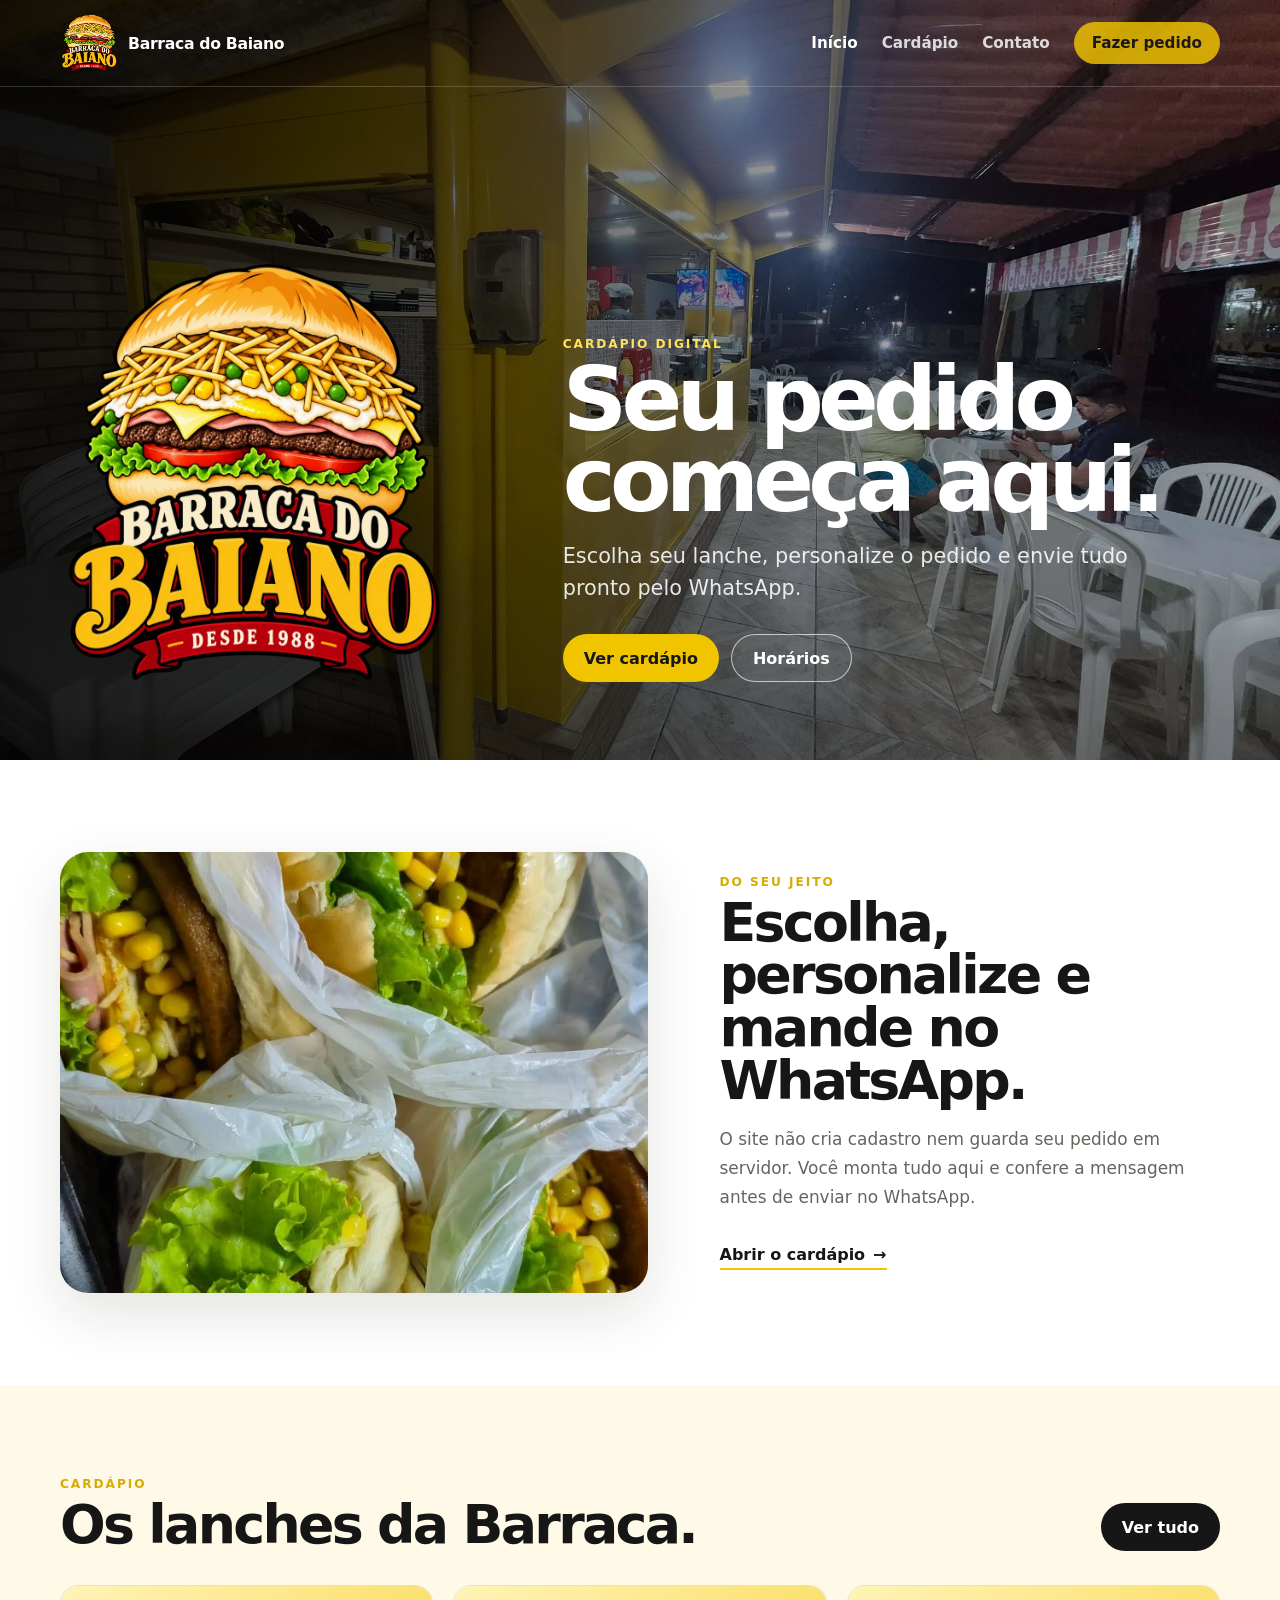
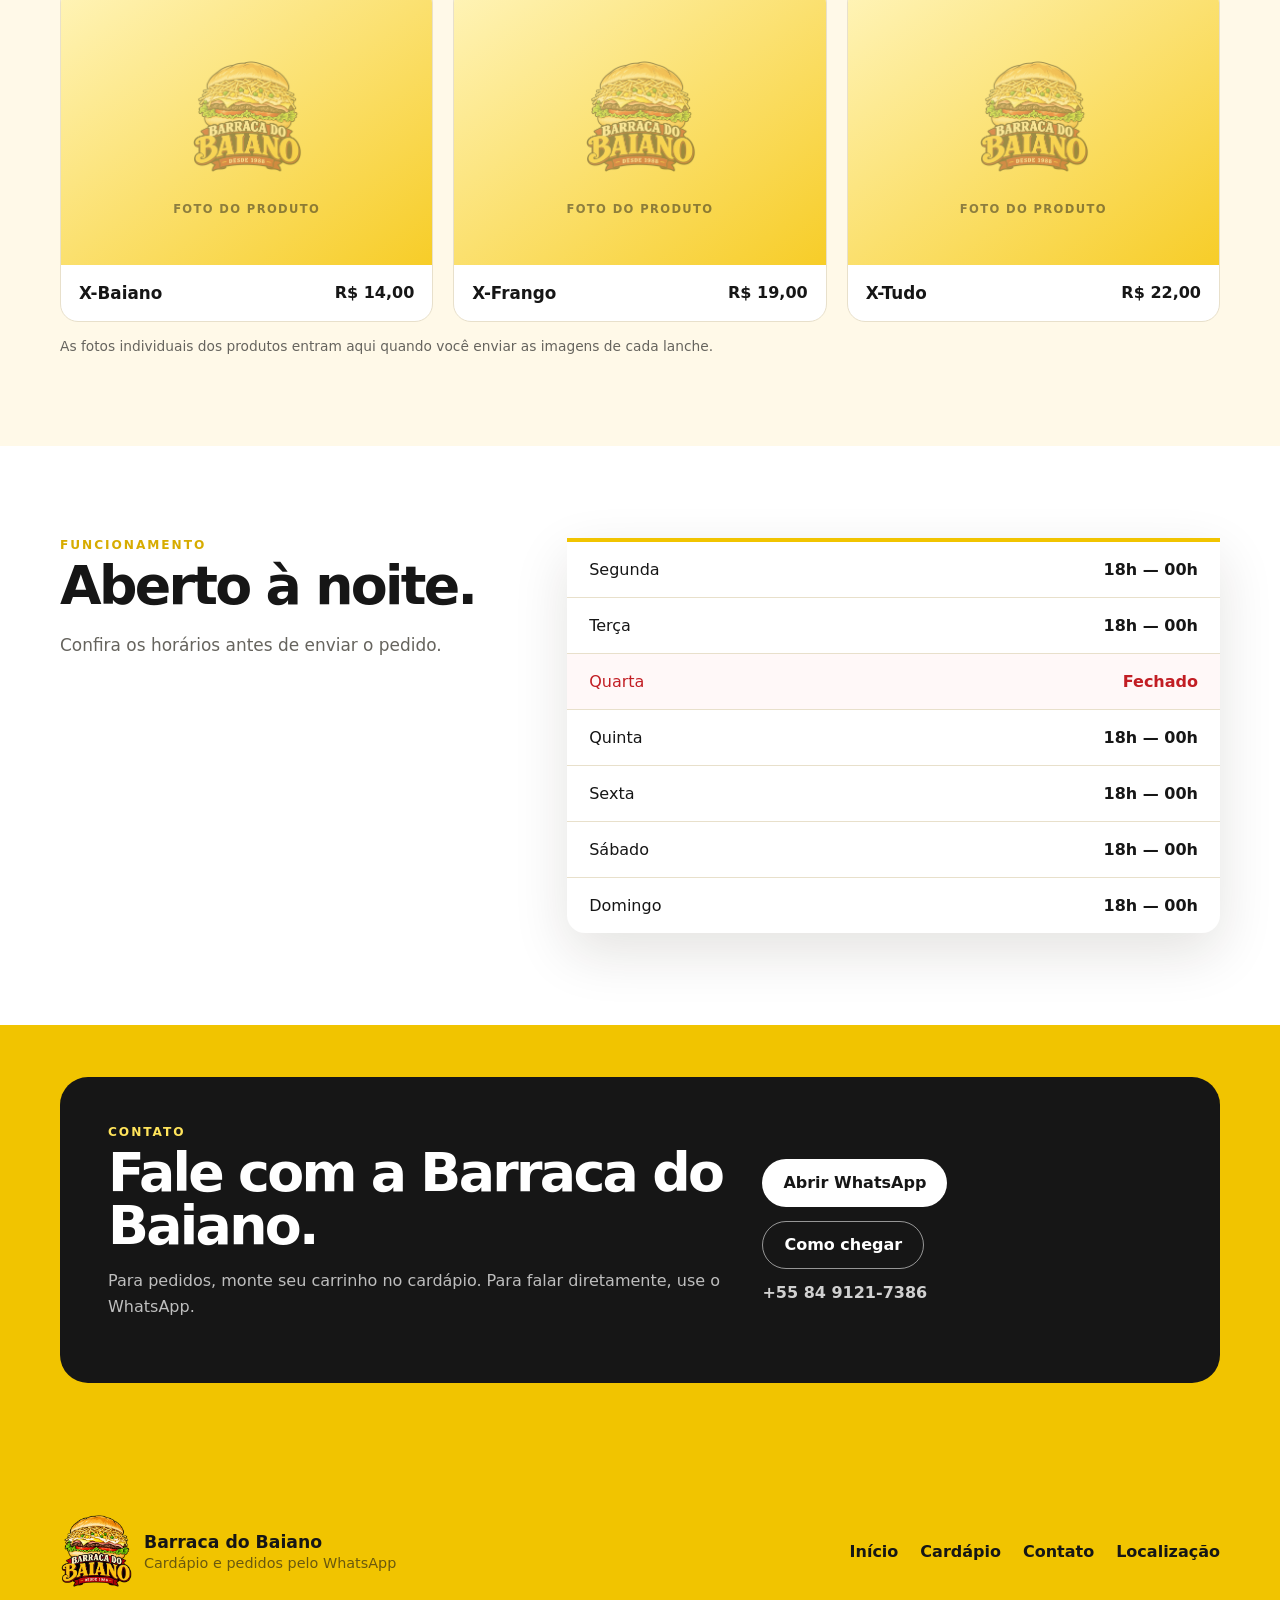
<file: index.html>
<!doctype html>
<html lang="pt-BR">
<head>
  <meta charset="utf-8">
  <meta name="viewport" content="width=device-width, initial-scale=1">
  <meta name="description" content="Cardápio e pedidos da Barraca do Baiano pelo WhatsApp.">
  <meta name="referrer" content="strict-origin-when-cross-origin">
  <meta http-equiv="Content-Security-Policy" content="default-src 'self'; img-src 'self' data:; style-src 'self'; script-src 'self'; base-uri 'self'; object-src 'none'; form-action 'none'; frame-ancestors 'none';">
  <title>Barraca do Baiano</title>
  <link rel="icon" href="assets/images/logo.webp" type="image/webp">
  <link rel="stylesheet" href="css/style.css">
</head>
<body>
  <header class="site-header" data-header>
    <div class="shell nav-wrap">
      <a class="brand" href="index.html" aria-label="Barraca do Baiano - início">
        <img src="assets/images/logo.webp" alt="Logo Barraca do Baiano" width="58" height="58">
        <span>Barraca do Baiano</span>
      </a>

      <button class="menu-toggle" type="button" aria-label="Abrir menu" aria-expanded="false" data-menu-toggle>
        <span></span><span></span><span></span>
      </button>

      <nav class="nav-links" aria-label="Navegação principal" data-nav>
        <a class="active" href="index.html">Início</a>
        <a href="cardapio.html">Cardápio</a>
        <a href="#contato">Contato</a>
        <a class="nav-order" href="cardapio.html">Fazer pedido</a>
      </nav>
    </div>
  </header>

  <main>
    <section class="hero-home">
      <img class="hero-photo" src="assets/images/barraca.webp" alt="Barraca do Baiano durante o funcionamento">
      <div class="hero-shade" aria-hidden="true"></div>
      <div class="shell hero-content">
        <img class="hero-logo" src="assets/images/logo.webp" alt="Barraca do Baiano" width="420" height="420">
        <div class="hero-copy">
          <p class="kicker light">cardápio digital</p>
          <h1>Seu pedido começa aqui.</h1>
          <p>Escolha seu lanche, personalize o pedido e envie tudo pronto pelo WhatsApp.</p>
          <div class="hero-actions">
            <a class="btn btn-primary" href="cardapio.html">Ver cardápio</a>
            <a class="btn btn-ghost-light" href="#funcionamento">Horários</a>
          </div>
        </div>
      </div>
    </section>

    <section class="section feature-section">
      <div class="shell split-feature">
        <div class="photo-panel">
          <img src="assets/images/sanduiches-reais.webp" alt="Sanduíches reais da Barraca do Baiano" loading="lazy">
        </div>
        <div class="feature-copy">
          <p class="kicker">do seu jeito</p>
          <h2>Escolha, personalize e mande no WhatsApp.</h2>
          <p>O site não cria cadastro nem guarda seu pedido em servidor. Você monta tudo aqui e confere a mensagem antes de enviar no WhatsApp.</p>
          <a class="text-link" href="cardapio.html">Abrir o cardápio <span aria-hidden="true">→</span></a>
        </div>
      </div>
    </section>

    <section class="section menu-preview">
      <div class="shell">
        <div class="section-title-row">
          <div>
            <p class="kicker">cardápio</p>
            <h2>Os lanches da Barraca.</h2>
          </div>
          <a class="btn btn-dark" href="cardapio.html">Ver tudo</a>
        </div>

        <div class="preview-grid">
          <article class="preview-card">
            <div class="preview-media product-photo-placeholder">
              <img src="assets/images/logo.webp" alt="" aria-hidden="true">
              <span>foto do produto</span>
            </div>
            <div class="preview-body"><h3>X-Baiano</h3><strong>R$ 14,00</strong></div>
          </article>
          <article class="preview-card">
            <div class="preview-media product-photo-placeholder">
              <img src="assets/images/logo.webp" alt="" aria-hidden="true">
              <span>foto do produto</span>
            </div>
            <div class="preview-body"><h3>X-Frango</h3><strong>R$ 19,00</strong></div>
          </article>
          <article class="preview-card">
            <div class="preview-media product-photo-placeholder">
              <img src="assets/images/logo.webp" alt="" aria-hidden="true">
              <span>foto do produto</span>
            </div>
            <div class="preview-body"><h3>X-Tudo</h3><strong>R$ 22,00</strong></div>
          </article>
        </div>
        <p class="photo-note">As fotos individuais dos produtos entram aqui quando você enviar as imagens de cada lanche.</p>
      </div>
    </section>

    <section class="section info-section" id="funcionamento">
      <div class="shell info-grid">
        <div class="info-intro">
          <p class="kicker">funcionamento</p>
          <h2>Aberto à noite.</h2>
          <p>Confira os horários antes de enviar o pedido.</p>
        </div>
        <div class="hours-card">
          <div class="hours-row"><span>Segunda</span><strong>18h — 00h</strong></div>
          <div class="hours-row"><span>Terça</span><strong>18h — 00h</strong></div>
          <div class="hours-row closed"><span>Quarta</span><strong>Fechado</strong></div>
          <div class="hours-row"><span>Quinta</span><strong>18h — 00h</strong></div>
          <div class="hours-row"><span>Sexta</span><strong>18h — 00h</strong></div>
          <div class="hours-row"><span>Sábado</span><strong>18h — 00h</strong></div>
          <div class="hours-row"><span>Domingo</span><strong>18h — 00h</strong></div>
        </div>
      </div>
    </section>

    <section class="section contact-section" id="contato">
      <div class="shell contact-box">
        <div>
          <p class="kicker light">contato</p>
          <h2>Fale com a Barraca do Baiano.</h2>
          <p>Para pedidos, monte seu carrinho no cardápio. Para falar diretamente, use o WhatsApp.</p>
        </div>
        <div class="contact-actions">
          <a class="btn btn-white" href="https://wa.me/558491217386" target="_blank" rel="noopener noreferrer">Abrir WhatsApp</a>
          <a class="btn btn-outline-light" href="https://maps.app.goo.gl/Zz4Qt9jeWU53BLaF8" target="_blank" rel="noopener noreferrer">Como chegar</a>
          <span class="phone-display">+55 84 9121-7386</span>
        </div>
      </div>
    </section>
  </main>

  <footer class="site-footer">
    <div class="shell footer-inner">
      <div class="footer-brand">
        <img src="assets/images/logo.webp" alt="Logo Barraca do Baiano" width="72" height="72">
        <div><strong>Barraca do Baiano</strong><span>Cardápio e pedidos pelo WhatsApp</span></div>
      </div>
      <div class="footer-links">
        <a href="index.html">Início</a>
        <a href="cardapio.html">Cardápio</a>
        <a href="#contato">Contato</a>
        <a href="https://maps.app.goo.gl/Zz4Qt9jeWU53BLaF8" target="_blank" rel="noopener noreferrer">Localização</a>
      </div>
    </div>
  </footer>

  <script src="js/common.js" defer></script>
</body>
</html>
</file>
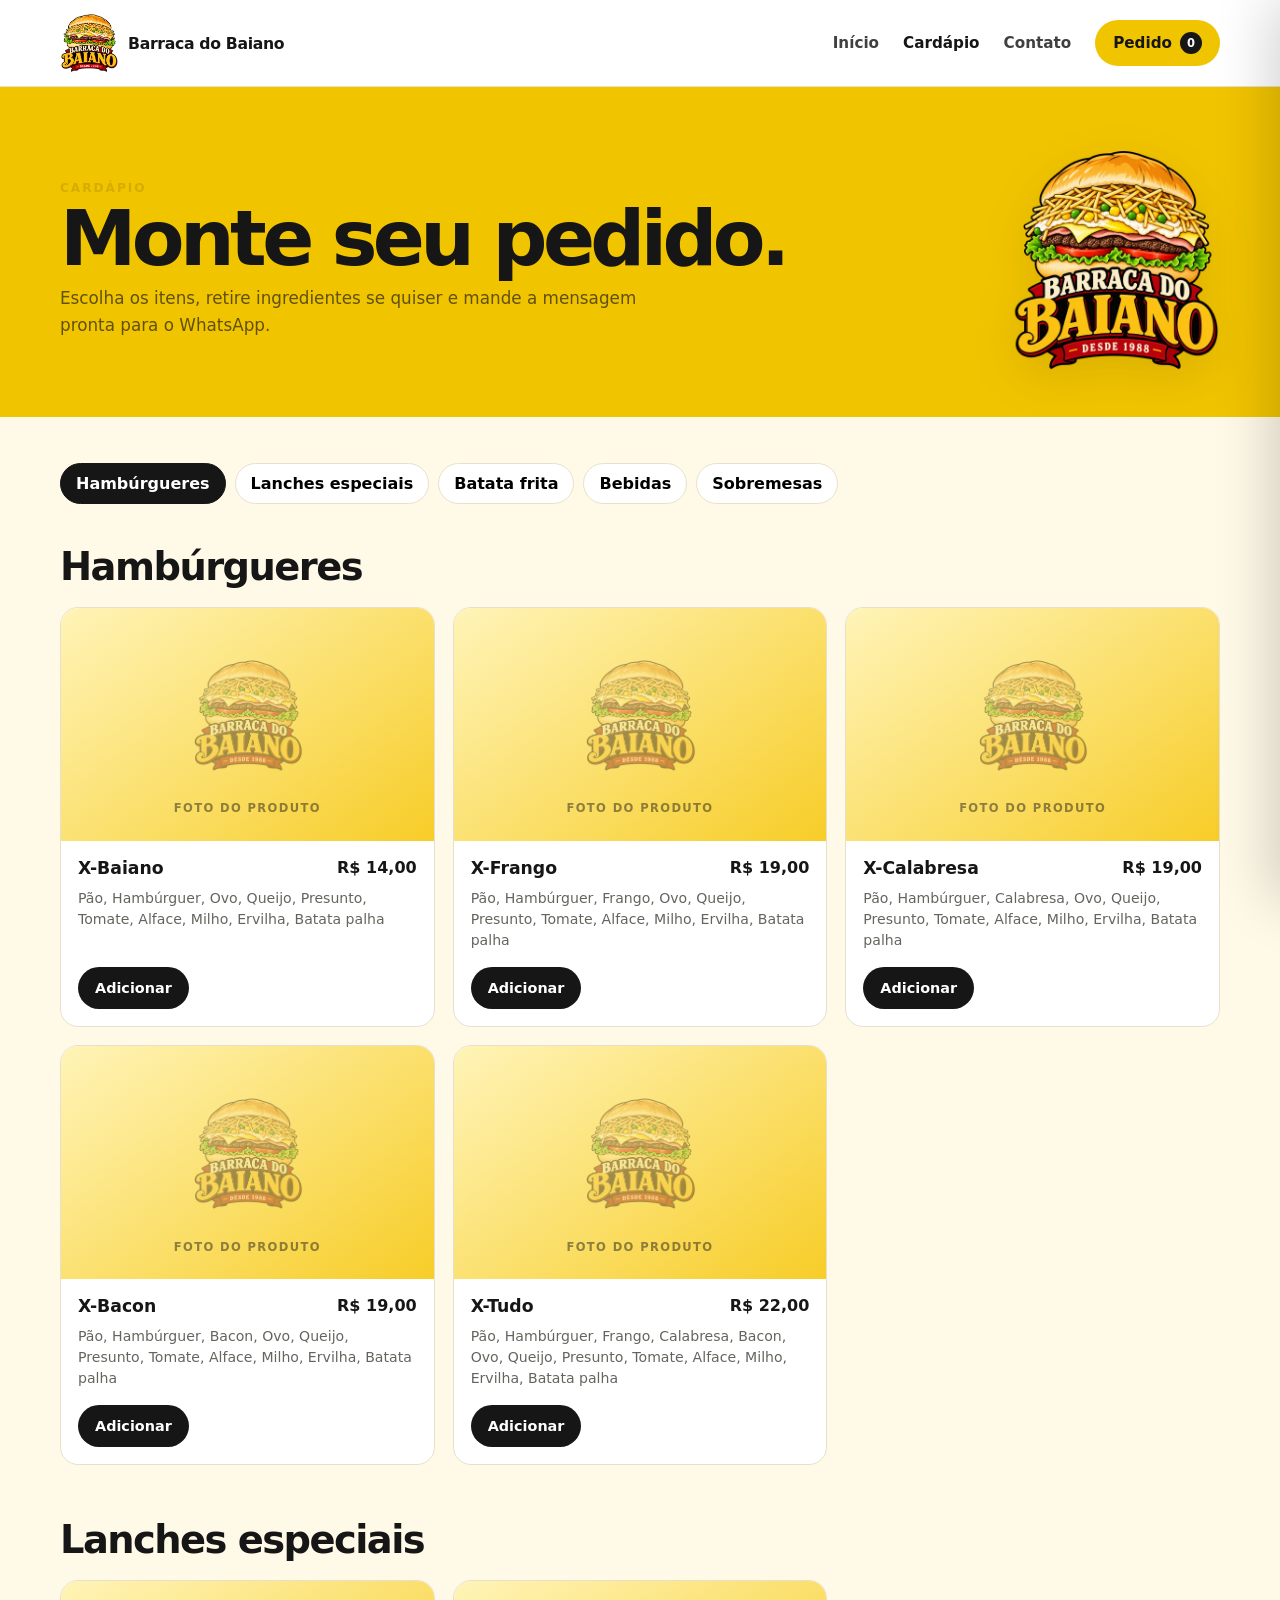
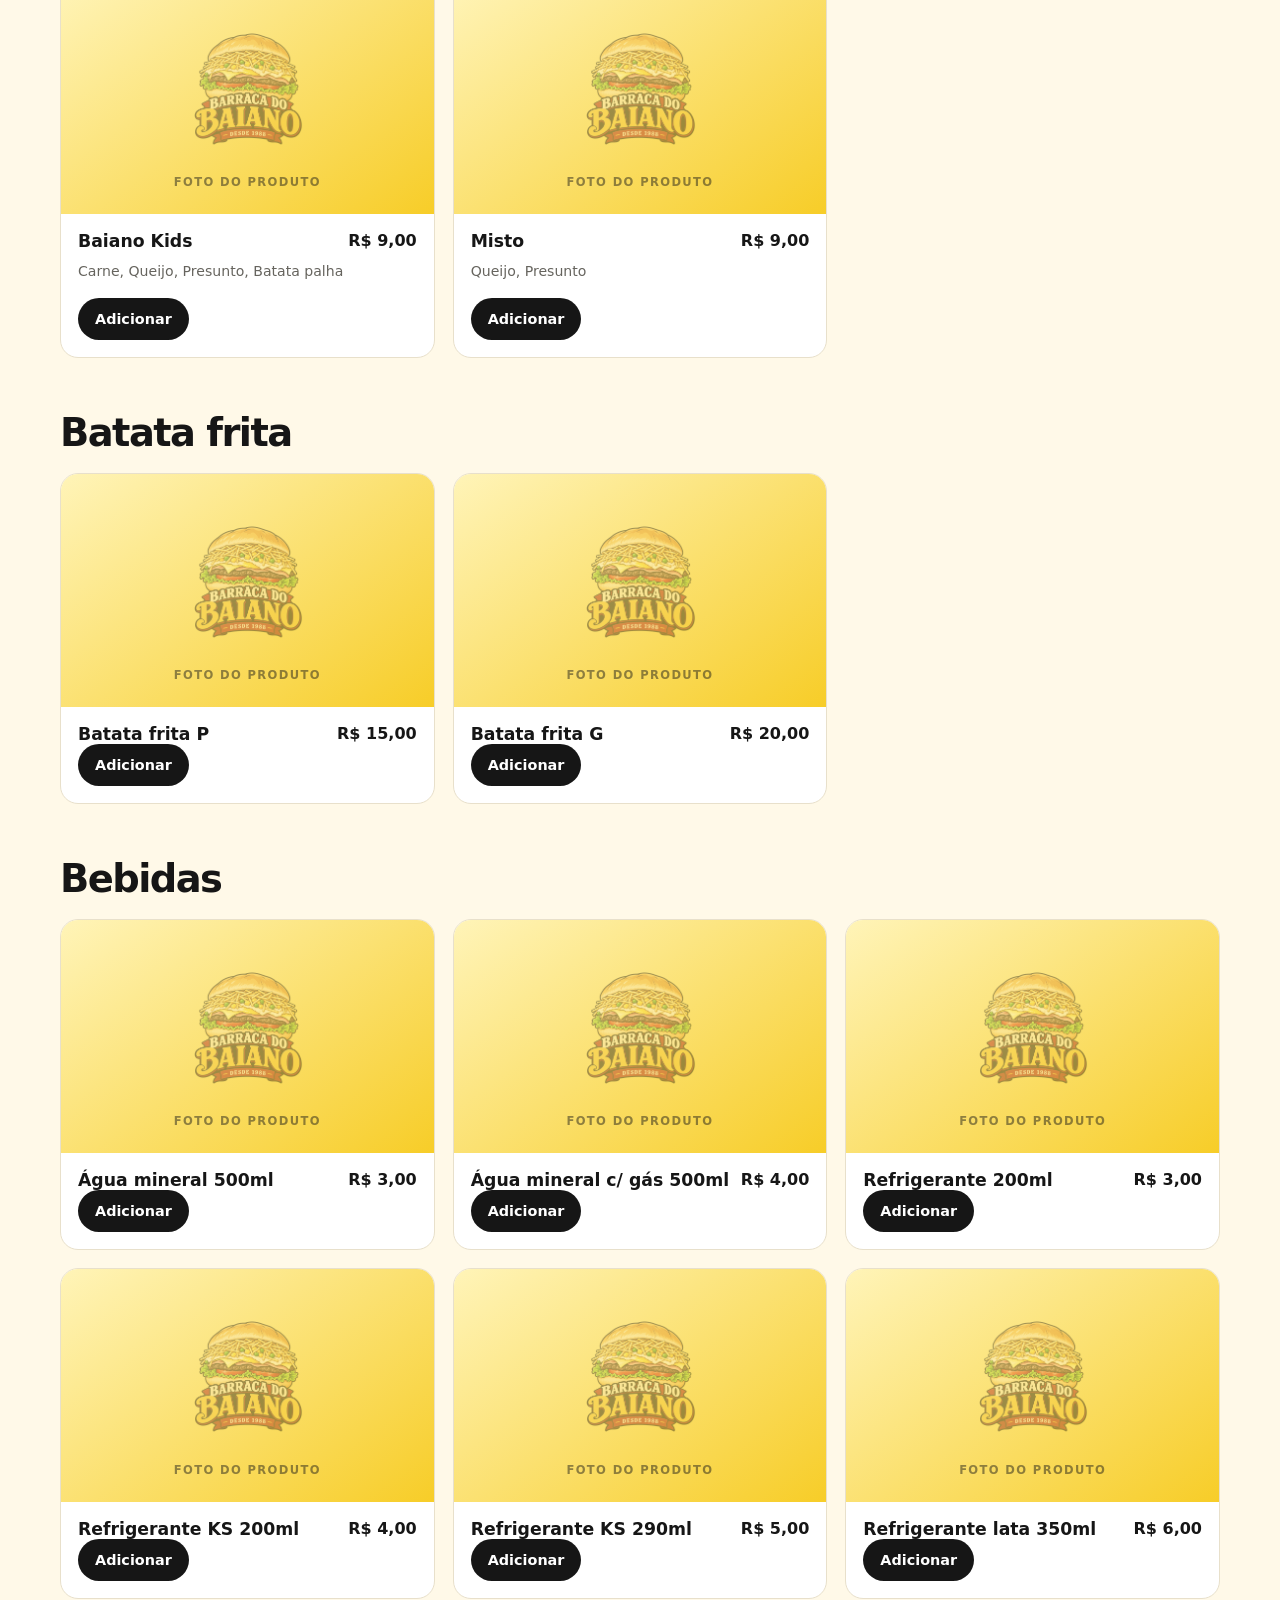
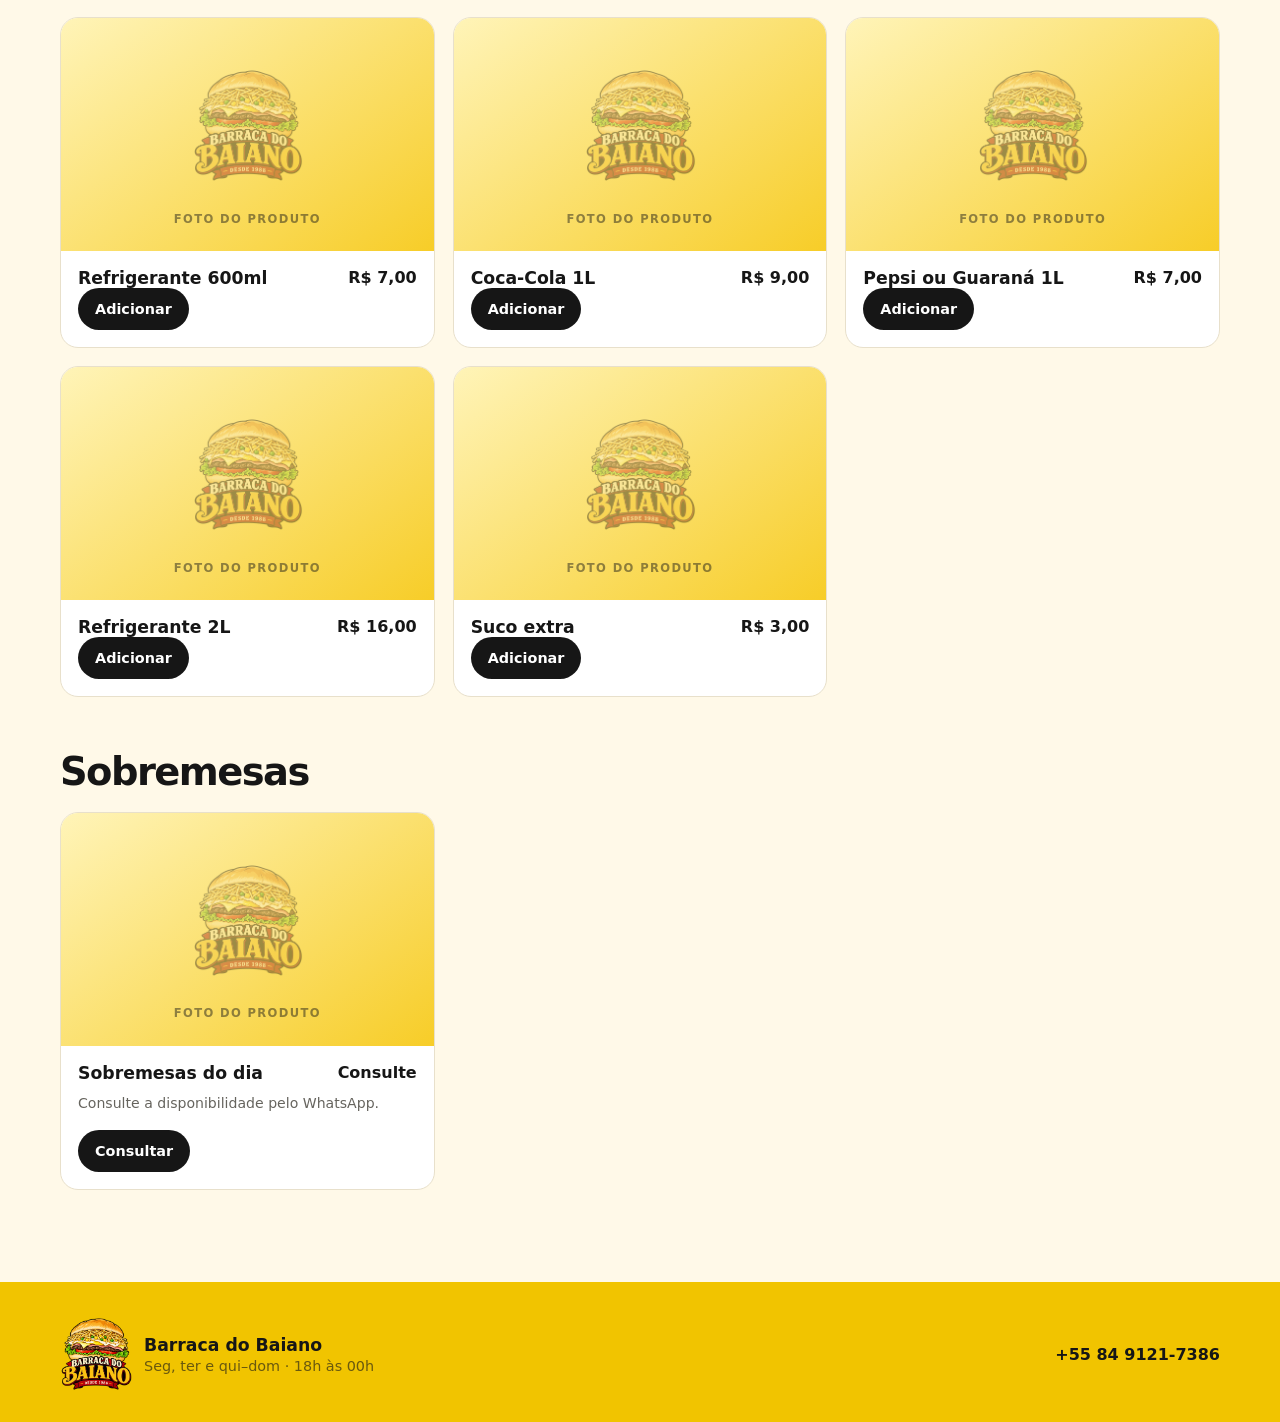
<file: cardapio.html>
<!doctype html>
<html lang="pt-BR">
<head>
  <meta charset="utf-8">
  <meta name="viewport" content="width=device-width, initial-scale=1">
  <meta name="description" content="Cardápio da Barraca do Baiano. Monte seu pedido e envie pelo WhatsApp.">
  <meta name="referrer" content="strict-origin-when-cross-origin">
  <meta http-equiv="Content-Security-Policy" content="default-src 'self'; img-src 'self' data:; style-src 'self'; script-src 'self'; base-uri 'self'; object-src 'none'; form-action 'none'; frame-ancestors 'none';">
  <title>Cardápio — Barraca do Baiano</title>
  <link rel="icon" href="assets/images/logo.webp" type="image/webp">
  <link rel="stylesheet" href="css/style.css">
</head>
<body>
  <header class="site-header solid" data-header>
    <div class="shell nav-wrap">
      <a class="brand" href="index.html" aria-label="Barraca do Baiano - início">
        <img src="assets/images/logo.webp" alt="Logo Barraca do Baiano" width="58" height="58">
        <span>Barraca do Baiano</span>
      </a>
      <button class="menu-toggle" type="button" aria-label="Abrir menu" aria-expanded="false" data-menu-toggle>
        <span></span><span></span><span></span>
      </button>
      <nav class="nav-links" aria-label="Navegação principal" data-nav>
        <a href="index.html">Início</a>
        <a class="active" href="cardapio.html">Cardápio</a>
        <a href="index.html#contato">Contato</a>
        <button class="nav-order cart-open" type="button">Pedido <span class="cart-badge" data-cart-count>0</span></button>
      </nav>
    </div>
  </header>

  <main class="menu-page">
    <section class="menu-hero">
      <div class="shell menu-hero-inner">
        <div>
          <p class="kicker">cardápio</p>
          <h1>Monte seu pedido.</h1>
          <p>Escolha os itens, retire ingredientes se quiser e mande a mensagem pronta para o WhatsApp.</p>
        </div>
        <img src="assets/images/logo.webp" alt="Barraca do Baiano" width="220" height="220">
      </div>
    </section>

    <section class="section menu-section">
      <div class="shell">
        <div class="menu-toolbar" role="navigation" aria-label="Categorias do cardápio" data-category-list></div>
        <div class="menu-groups" data-menu-groups></div>
      </div>
    </section>
  </main>

  <button class="mobile-cart cart-open" type="button" aria-label="Abrir pedido">
    <span>Ver pedido</span>
    <strong data-mobile-total>R$ 0,00</strong>
    <span class="cart-badge" data-cart-count>0</span>
  </button>

  <div class="drawer-backdrop" data-drawer-backdrop hidden></div>
  <aside class="cart-drawer" aria-label="Seu pedido" aria-hidden="true" data-cart-drawer>
    <div class="drawer-head">
      <div><p class="kicker">seu pedido</p><h2>Confira tudo.</h2></div>
      <button class="drawer-close" type="button" aria-label="Fechar pedido" data-drawer-close>×</button>
    </div>
    <div class="drawer-items" data-cart-items></div>
    <div class="drawer-note">
      <label for="orderNote">Observação geral</label>
      <textarea id="orderNote" maxlength="240" placeholder="Ex.: separar os molhos, retirar algum item..." data-order-note></textarea>
    </div>
    <div class="drawer-total"><span>Total</span><strong data-cart-total>R$ 0,00</strong></div>
    <p class="drawer-warning">O pedido será aberto no WhatsApp para você conferir e enviar. Valores e disponibilidade podem ser confirmados pela lanchonete.</p>
    <button class="btn btn-primary btn-full" type="button" data-send-whatsapp>Enviar pedido pelo WhatsApp</button>
    <button class="clear-cart" type="button" data-clear-cart>Limpar pedido</button>
  </aside>

  <dialog class="product-dialog" data-product-dialog>
    <div class="dialog-shell">
      <button class="dialog-close" type="button" aria-label="Fechar" data-product-close>×</button>
      <div class="dialog-copy">
        <p class="kicker" data-dialog-category></p>
        <h2 data-dialog-name></h2>
        <p class="dialog-description" data-dialog-description></p>
        <strong class="dialog-price" data-dialog-price></strong>
      </div>
      <div class="options-block" data-removal-block>
        <h3>Quer retirar algo?</h3>
        <p>Marque somente o que você não quer no lanche.</p>
        <div class="option-grid" data-removal-options></div>
      </div>
      <div class="options-block" data-addition-block>
        <h3>Acréscimos</h3>
        <div class="option-grid" data-addition-options></div>
      </div>
      <div class="options-block">
        <label class="field-label" for="itemNote">Observação deste item</label>
        <textarea id="itemNote" maxlength="160" placeholder="Ex.: bem passado" data-item-note></textarea>
      </div>
      <div class="dialog-footer">
        <div class="qty-control" aria-label="Quantidade">
          <button type="button" data-dialog-qty-minus aria-label="Diminuir">−</button>
          <span data-dialog-qty>1</span>
          <button type="button" data-dialog-qty-plus aria-label="Aumentar">+</button>
        </div>
        <button class="btn btn-dark dialog-add" type="button" data-dialog-add>Adicionar <span data-dialog-total></span></button>
      </div>
    </div>
  </dialog>

  <footer class="site-footer compact">
    <div class="shell footer-inner">
      <div class="footer-brand">
        <img src="assets/images/logo.webp" alt="Logo Barraca do Baiano" width="64" height="64">
        <div><strong>Barraca do Baiano</strong><span>Seg, ter e qui–dom · 18h às 00h</span></div>
      </div>
      <a class="footer-whatsapp" href="https://wa.me/558491217386" target="_blank" rel="noopener noreferrer">+55 84 9121-7386</a>
    </div>
  </footer>

  <script src="js/data.js" defer></script>
  <script src="js/common.js" defer></script>
  <script src="js/menu.js" defer></script>
</body>
</html>
</file>
<file: css/style.css>
:root {
  --yellow: #f1c400;
  --yellow-deep: #d7ac00;
  --cream: #fff9e8;
  --white: #ffffff;
  --ink: #161616;
  --muted: #66645e;
  --line: #e8e0cb;
  --red: #c21e24;
  --shadow: 0 20px 55px rgba(30, 24, 5, .12);
  --radius-lg: 28px;
  --radius-md: 18px;
  --shell: min(1160px, calc(100% - 36px));
}

* { box-sizing: border-box; }
html { scroll-behavior: smooth; }
body { margin: 0; font-family: Inter, ui-sans-serif, system-ui, -apple-system, BlinkMacSystemFont, "Segoe UI", sans-serif; color: var(--ink); background: var(--white); }
body.drawer-open { overflow: hidden; }
a { color: inherit; text-decoration: none; }
button, input, textarea { font: inherit; }
button { cursor: pointer; }
img { max-width: 100%; display: block; }
.shell { width: var(--shell); margin-inline: auto; }

.site-header { position: absolute; z-index: 30; inset: 0 0 auto 0; color: #fff; border-bottom: 1px solid rgba(255,255,255,.18); }
.site-header.solid { position: sticky; top: 0; color: var(--ink); background: rgba(255,255,255,.96); backdrop-filter: blur(16px); border-bottom-color: var(--line); }
.nav-wrap { min-height: 86px; display: flex; align-items: center; justify-content: space-between; gap: 24px; }
.brand { display: flex; align-items: center; gap: 10px; font-weight: 900; letter-spacing: -.02em; }
.brand img { width: 58px; height: 58px; object-fit: contain; }
.brand span { font-size: .98rem; }
.nav-links { display: flex; align-items: center; gap: 24px; font-weight: 700; font-size: .95rem; }
.nav-links a { opacity: .82; }
.nav-links a:hover, .nav-links a.active { opacity: 1; }
.nav-order { border: 0; border-radius: 999px; padding: 12px 18px; background: var(--yellow); color: var(--ink); font-weight: 900; display: inline-flex; gap: 8px; align-items: center; }
.menu-toggle { display: none; width: 44px; height: 44px; border: 0; border-radius: 12px; background: var(--yellow); padding: 11px; }
.menu-toggle span { display: block; height: 2px; background: var(--ink); margin: 4px 0; border-radius: 99px; }
.cart-badge { min-width: 22px; height: 22px; padding: 0 6px; border-radius: 999px; display: inline-grid; place-items: center; background: var(--ink); color: #fff; font-size: .72rem; }

.hero-home { min-height: 760px; position: relative; display: grid; align-items: end; overflow: hidden; color: #fff; }
.hero-photo { position: absolute; inset: 0; width: 100%; height: 100%; object-fit: cover; object-position: 54% center; }
.hero-shade { position: absolute; inset: 0; background: linear-gradient(90deg, rgba(0,0,0,.82) 0%, rgba(0,0,0,.52) 48%, rgba(0,0,0,.12) 100%), linear-gradient(0deg, rgba(0,0,0,.25), transparent 45%); }
.hero-content { position: relative; z-index: 2; padding: 150px 0 78px; display: grid; grid-template-columns: .82fr 1.18fr; align-items: end; gap: 46px; }
.hero-logo { width: min(390px, 84%); filter: drop-shadow(0 18px 35px rgba(0,0,0,.28)); }
.hero-copy { max-width: 620px; }
.hero-copy h1 { margin: 8px 0 18px; font-size: clamp(3.2rem, 7vw, 6.6rem); line-height: .91; letter-spacing: -.065em; }
.hero-copy > p:not(.kicker) { margin: 0; max-width: 570px; font-size: clamp(1.05rem, 2vw, 1.3rem); line-height: 1.55; color: rgba(255,255,255,.88); }
.hero-actions { display: flex; gap: 12px; flex-wrap: wrap; margin-top: 30px; }

.kicker { margin: 0; color: var(--yellow-deep); text-transform: uppercase; letter-spacing: .16em; font-weight: 900; font-size: .76rem; }
.kicker.light { color: #ffe45b; }
.btn { min-height: 48px; border: 0; border-radius: 999px; padding: 0 21px; display: inline-flex; align-items: center; justify-content: center; font-weight: 900; transition: transform .18s ease, background .18s ease; }
.btn:hover { transform: translateY(-1px); }
.btn-primary { background: var(--yellow); color: var(--ink); }
.btn-dark { background: var(--ink); color: #fff; }
.btn-white { background: #fff; color: var(--ink); }
.btn-outline-light { background: transparent; color: #fff; border: 1px solid rgba(255,255,255,.55); }
.btn-outline-light:hover { background: #fff; color: var(--ink); border-color: #fff; }
.btn-ghost-light { border: 1px solid rgba(255,255,255,.65); color: #fff; background: rgba(255,255,255,.06); }
.btn-small { min-height: 42px; padding: 0 17px; font-size: .9rem; }
.btn-full { width: 100%; }

.section { padding: 92px 0; }
.split-feature { display: grid; grid-template-columns: 1.08fr .92fr; gap: 72px; align-items: center; }
.photo-panel { border-radius: var(--radius-lg); overflow: hidden; aspect-ratio: 4/3; background: var(--cream); box-shadow: var(--shadow); }
.photo-panel img { width: 100%; height: 100%; object-fit: cover; }
.feature-copy h2, .section-title-row h2, .info-intro h2, .contact-box h2 { margin: 8px 0 18px; font-size: clamp(2.2rem, 4.2vw, 4.4rem); line-height: .98; letter-spacing: -.05em; }
.feature-copy p:not(.kicker), .info-intro p:not(.kicker) { color: var(--muted); font-size: 1.06rem; line-height: 1.7; }
.text-link { display: inline-flex; gap: 8px; align-items: center; margin-top: 16px; font-weight: 900; border-bottom: 2px solid var(--yellow); padding-bottom: 4px; }

.menu-preview { background: var(--cream); }
.section-title-row { display: flex; justify-content: space-between; align-items: end; gap: 20px; margin-bottom: 34px; }
.section-title-row h2 { margin-bottom: 0; }
.preview-grid { display: grid; grid-template-columns: repeat(3, 1fr); gap: 20px; }
.preview-card { background: #fff; border: 1px solid var(--line); border-radius: var(--radius-md); overflow: hidden; }
.preview-media { aspect-ratio: 4/3; }
.product-photo-placeholder { background: linear-gradient(145deg, #fff4b8, #f7cd28); display: grid; place-items: center; align-content: center; gap: 4px; overflow: hidden; }
.product-photo-placeholder img { width: 44%; max-height: 68%; object-fit: contain; opacity: .38; filter: grayscale(.15); }
.product-photo-placeholder span { font-size: .72rem; font-weight: 900; text-transform: uppercase; letter-spacing: .12em; color: rgba(22,22,22,.48); }
.preview-body { padding: 18px; display: flex; align-items: center; justify-content: space-between; gap: 18px; }
.preview-body h3 { margin: 0; font-size: 1.05rem; }
.preview-body strong { white-space: nowrap; }
.photo-note { color: var(--muted); font-size: .86rem; margin: 16px 0 0; }

.info-section { background: var(--white); }
.info-grid { display: grid; grid-template-columns: .8fr 1.2fr; gap: 72px; align-items: start; }
.hours-card { border-top: 4px solid var(--yellow); background: #fff; box-shadow: var(--shadow); border-radius: 0 0 var(--radius-md) var(--radius-md); overflow: hidden; }
.hours-row { display: flex; justify-content: space-between; gap: 20px; padding: 18px 22px; border-bottom: 1px solid var(--line); }
.hours-row:last-child { border-bottom: 0; }
.hours-row.closed { color: var(--red); background: #fff8f8; }

.contact-section { background: var(--yellow); padding-top: 0; }
.contact-box { background: var(--ink); color: #fff; border-radius: var(--radius-lg); padding: 48px; display: grid; grid-template-columns: 1.2fr .8fr; align-items: center; gap: 40px; transform: translateY(52px); }
.contact-box h2 { margin-bottom: 12px; }
.contact-box p:not(.kicker) { color: rgba(255,255,255,.72); max-width: 650px; line-height: 1.6; }
.contact-actions { display: flex; flex-direction: column; align-items: flex-start; gap: 14px; }
.phone-display { font-weight: 800; color: rgba(255,255,255,.8); }

.site-footer { background: var(--yellow); padding: 92px 0 32px; }
.site-footer.compact { padding-top: 36px; }
.footer-inner { display: flex; align-items: center; justify-content: space-between; gap: 24px; }
.footer-brand { display: flex; align-items: center; gap: 12px; }
.footer-brand img { width: 72px; height: 72px; object-fit: contain; }
.footer-brand div { display: grid; gap: 3px; }
.footer-brand strong { font-size: 1.08rem; }
.footer-brand span { color: rgba(22,22,22,.62); font-size: .9rem; }
.footer-links { display: flex; gap: 22px; font-weight: 800; }
.footer-whatsapp { font-weight: 900; }

.menu-page { background: var(--cream); min-height: 75vh; }
.menu-hero { background: var(--yellow); overflow: hidden; }
.menu-hero-inner { min-height: 330px; padding: 54px 0 38px; display: flex; align-items: center; justify-content: space-between; gap: 36px; }
.menu-hero h1 { margin: 8px 0 10px; font-size: clamp(3rem, 6vw, 5.4rem); letter-spacing: -.06em; line-height: .94; }
.menu-hero p:not(.kicker) { max-width: 630px; margin: 0; color: rgba(22,22,22,.66); font-size: 1.05rem; line-height: 1.6; }
.menu-hero img { width: 210px; filter: drop-shadow(0 15px 22px rgba(84,65,0,.14)); }
.menu-section { padding-top: 34px; }
.menu-toolbar { position: sticky; top: 87px; z-index: 10; display: flex; gap: 9px; overflow-x: auto; scrollbar-width: none; padding: 12px 0; background: rgba(255,249,232,.94); backdrop-filter: blur(12px); }
.menu-toolbar::-webkit-scrollbar { display: none; }
.category-chip { flex: 0 0 auto; border: 1px solid var(--line); background: #fff; border-radius: 999px; padding: 10px 15px; font-weight: 800; }
.category-chip.active { background: var(--ink); color: #fff; border-color: var(--ink); }
.menu-group { scroll-margin-top: 150px; margin-top: 52px; }
.menu-group:first-of-type { margin-top: 28px; }
.menu-group-head { display: flex; align-items: center; gap: 14px; margin-bottom: 18px; }
.menu-group-head h2 { font-size: clamp(1.8rem, 3vw, 2.6rem); margin: 0; letter-spacing: -.04em; }
.menu-grid { display: grid; grid-template-columns: repeat(3, 1fr); gap: 18px; }
.menu-card { display: flex; flex-direction: column; background: #fff; border: 1px solid var(--line); border-radius: var(--radius-md); overflow: hidden; min-width: 0; }
.menu-card-media { aspect-ratio: 16/10; }
.menu-card-body { display: flex; flex-direction: column; align-items: stretch; flex: 1; padding: 17px; }
.menu-card-top { display: flex; justify-content: space-between; gap: 10px; align-items: flex-start; }
.menu-card-top h3 { margin: 0; font-size: 1.08rem; }
.menu-card-top strong { white-space: nowrap; }
.ingredients { margin: 10px 0 16px; color: var(--muted); font-size: .88rem; line-height: 1.5; flex: 1; }
.menu-card-body .btn { align-self: flex-start; }

.mobile-cart { display: none; }
.drawer-backdrop { position: fixed; inset: 0; z-index: 79; background: rgba(0,0,0,.48); opacity: 0; transition: opacity .18s ease; }
.drawer-backdrop.show { opacity: 1; }
.cart-drawer { position: fixed; z-index: 80; top: 0; right: 0; width: min(470px, 100%); height: 100dvh; background: #fff; transform: translateX(102%); transition: transform .24s ease; display: flex; flex-direction: column; box-shadow: -18px 0 55px rgba(0,0,0,.18); }
.cart-drawer.open { transform: translateX(0); }
.drawer-head { padding: 24px; border-bottom: 1px solid var(--line); display: flex; justify-content: space-between; gap: 18px; align-items: flex-start; }
.drawer-head h2 { margin: 4px 0 0; font-size: 2rem; letter-spacing: -.04em; }
.drawer-close, .dialog-close { width: 42px; height: 42px; border-radius: 50%; border: 1px solid var(--line); background: #fff; font-size: 1.7rem; line-height: 1; }
.drawer-items { padding: 10px 24px; overflow: auto; flex: 1; }
.cart-empty { padding: 38px 0; color: var(--muted); }
.cart-empty h3 { color: var(--ink); margin-bottom: 4px; }
.cart-item { padding: 16px 0; border-bottom: 1px solid var(--line); }
.cart-item-head { display: flex; justify-content: space-between; gap: 14px; }
.cart-item-head h3 { margin: 0; font-size: 1rem; }
.cart-item-head strong { white-space: nowrap; }
.cart-meta { margin: 6px 0 0; font-size: .82rem; color: var(--muted); line-height: 1.45; }
.cart-item-controls { margin-top: 12px; display: flex; justify-content: space-between; align-items: center; }
.qty-control { display: inline-flex; align-items: center; border: 1px solid var(--line); border-radius: 999px; overflow: hidden; background: #fff; }
.qty-control button { width: 36px; height: 36px; border: 0; background: transparent; font-size: 1.2rem; }
.qty-control span { min-width: 34px; text-align: center; font-weight: 900; }
.remove-line, .clear-cart { border: 0; background: transparent; color: #9e2c2f; font-weight: 800; font-size: .82rem; }
.drawer-note { padding: 14px 24px 0; border-top: 1px solid var(--line); }
.drawer-note label, .field-label { display: block; font-weight: 900; font-size: .86rem; margin-bottom: 7px; }
textarea { width: 100%; resize: vertical; min-height: 74px; padding: 12px; border: 1px solid var(--line); border-radius: 12px; color: var(--ink); background: #fff; }
textarea:focus { outline: 3px solid rgba(241,196,0,.25); border-color: var(--yellow-deep); }
.drawer-total { padding: 16px 24px 10px; display: flex; justify-content: space-between; font-size: 1.15rem; }
.drawer-warning { margin: 0; padding: 0 24px 14px; color: var(--muted); font-size: .76rem; line-height: 1.45; }
.cart-drawer > .btn { margin: 0 24px; }
.cart-drawer > .clear-cart { padding: 15px 24px 20px; }

.product-dialog { width: min(700px, calc(100% - 24px)); max-height: calc(100dvh - 24px); border: 0; border-radius: 24px; padding: 0; box-shadow: 0 28px 90px rgba(0,0,0,.28); }
.product-dialog::backdrop { background: rgba(0,0,0,.56); }
.dialog-shell { padding: 28px; position: relative; overflow-y: auto; max-height: calc(100dvh - 24px); }
.dialog-close { position: absolute; right: 22px; top: 22px; }
.dialog-copy { padding-right: 56px; }
.dialog-copy h2 { margin: 6px 0 8px; font-size: 2.2rem; letter-spacing: -.04em; }
.dialog-description { color: var(--muted); line-height: 1.55; }
.dialog-price { display: block; font-size: 1.4rem; margin-top: 10px; }
.options-block { margin-top: 24px; padding-top: 20px; border-top: 1px solid var(--line); }
.options-block h3 { margin: 0 0 4px; }
.options-block > p { color: var(--muted); margin: 0 0 12px; font-size: .86rem; }
.option-grid { display: grid; grid-template-columns: repeat(2, 1fr); gap: 9px; }
.check-option { min-height: 46px; border: 1px solid var(--line); border-radius: 12px; padding: 10px 12px; display: flex; align-items: center; gap: 9px; }
.check-option input { accent-color: var(--ink); width: 18px; height: 18px; }
.check-option.with-price strong { margin-left: auto; font-size: .82rem; }
.dialog-footer { position: sticky; bottom: -28px; margin: 24px -28px -28px; padding: 16px 28px; background: rgba(255,255,255,.96); backdrop-filter: blur(12px); border-top: 1px solid var(--line); display: flex; justify-content: space-between; align-items: center; gap: 16px; }
.dialog-add { min-width: 220px; }

@media (max-width: 900px) {
  .menu-toggle { display: block; }
  .nav-links { position: absolute; top: 76px; left: 18px; right: 18px; padding: 16px; border-radius: 18px; background: #fff; color: var(--ink); box-shadow: var(--shadow); display: none; flex-direction: column; align-items: stretch; gap: 6px; }
  .nav-links.open { display: flex; }
  .nav-links a, .nav-order { padding: 13px 14px; border-radius: 12px; }
  .nav-order { justify-content: space-between; }
  .hero-home { min-height: 720px; }
  .hero-content { grid-template-columns: 1fr; padding-top: 130px; }
  .hero-logo { width: 220px; }
  .split-feature, .info-grid, .contact-box { grid-template-columns: 1fr; gap: 34px; }
  .preview-grid, .menu-grid { grid-template-columns: repeat(2, 1fr); }
  .contact-box { padding: 34px; }
  .footer-inner { align-items: flex-start; flex-direction: column; }
  .menu-hero-inner img { width: 160px; }
}

@media (max-width: 640px) {
  :root { --shell: min(100% - 26px, 1160px); --radius-lg: 22px; }
  .nav-wrap { min-height: 74px; }
  .brand img { width: 50px; height: 50px; }
  .brand span { display: none; }
  .site-header.solid .menu-toolbar { top: 74px; }
  .hero-home { min-height: 690px; }
  .hero-photo { object-position: 63% center; }
  .hero-shade { background: linear-gradient(0deg, rgba(0,0,0,.85) 0%, rgba(0,0,0,.62) 55%, rgba(0,0,0,.25) 100%); }
  .hero-content { min-height: 690px; align-content: end; gap: 18px; padding: 108px 0 38px; }
  .hero-logo { width: 150px; }
  .hero-copy h1 { font-size: clamp(3.2rem, 15vw, 5rem); }
  .hero-actions .btn { flex: 1; }
  .section { padding: 66px 0; }
  .split-feature { gap: 28px; }
  .photo-panel { aspect-ratio: 4/3; }
  .section-title-row { align-items: flex-start; flex-direction: column; }
  .preview-grid, .menu-grid { grid-template-columns: 1fr; }
  .preview-card { display: grid; grid-template-columns: 116px 1fr; }
  .preview-media { aspect-ratio: auto; min-height: 116px; }
  .preview-body { align-items: flex-start; flex-direction: column; gap: 5px; }
  .contact-box { padding: 28px 22px; transform: translateY(38px); }
  .site-footer { padding-top: 72px; }
  .footer-links { flex-wrap: wrap; }
  .menu-hero-inner { min-height: 280px; padding: 34px 0 26px; }
  .menu-hero-inner img { display: none; }
  .menu-section { padding-top: 16px; padding-bottom: 110px; }
  .menu-toolbar { top: 74px; }
  .menu-group { margin-top: 38px; scroll-margin-top: 135px; }
  .menu-card { display: grid; grid-template-columns: 122px 1fr; }
  .menu-card-media { aspect-ratio: auto; min-height: 144px; }
  .menu-card-body { padding: 14px; }
  .menu-card-top { flex-direction: column; gap: 3px; }
  .ingredients { font-size: .8rem; margin: 7px 0 12px; display: -webkit-box; -webkit-line-clamp: 3; -webkit-box-orient: vertical; overflow: hidden; }
  .mobile-cart { position: fixed; z-index: 40; left: 13px; right: 13px; bottom: 12px; min-height: 58px; border: 0; border-radius: 18px; background: var(--ink); color: #fff; padding: 0 16px; display: grid; grid-template-columns: 1fr auto auto; gap: 10px; align-items: center; box-shadow: 0 14px 35px rgba(0,0,0,.22); font-weight: 900; }
  .mobile-cart .cart-badge { background: var(--yellow); color: var(--ink); }
  .cart-drawer { width: 100%; }
  .drawer-head { padding: 20px 18px; }
  .drawer-items { padding-inline: 18px; }
  .drawer-note { padding-inline: 18px; }
  .drawer-total { padding-inline: 18px; }
  .drawer-warning { padding-inline: 18px; }
  .cart-drawer > .btn { margin-inline: 18px; }
  .option-grid { grid-template-columns: 1fr; }
  .dialog-shell { padding: 22px 18px; }
  .dialog-close { top: 16px; right: 16px; }
  .dialog-copy { padding-right: 44px; }
  .dialog-footer { margin: 22px -18px -22px; padding: 14px 18px; }
  .dialog-add { min-width: 0; flex: 1; }
}
</file>
